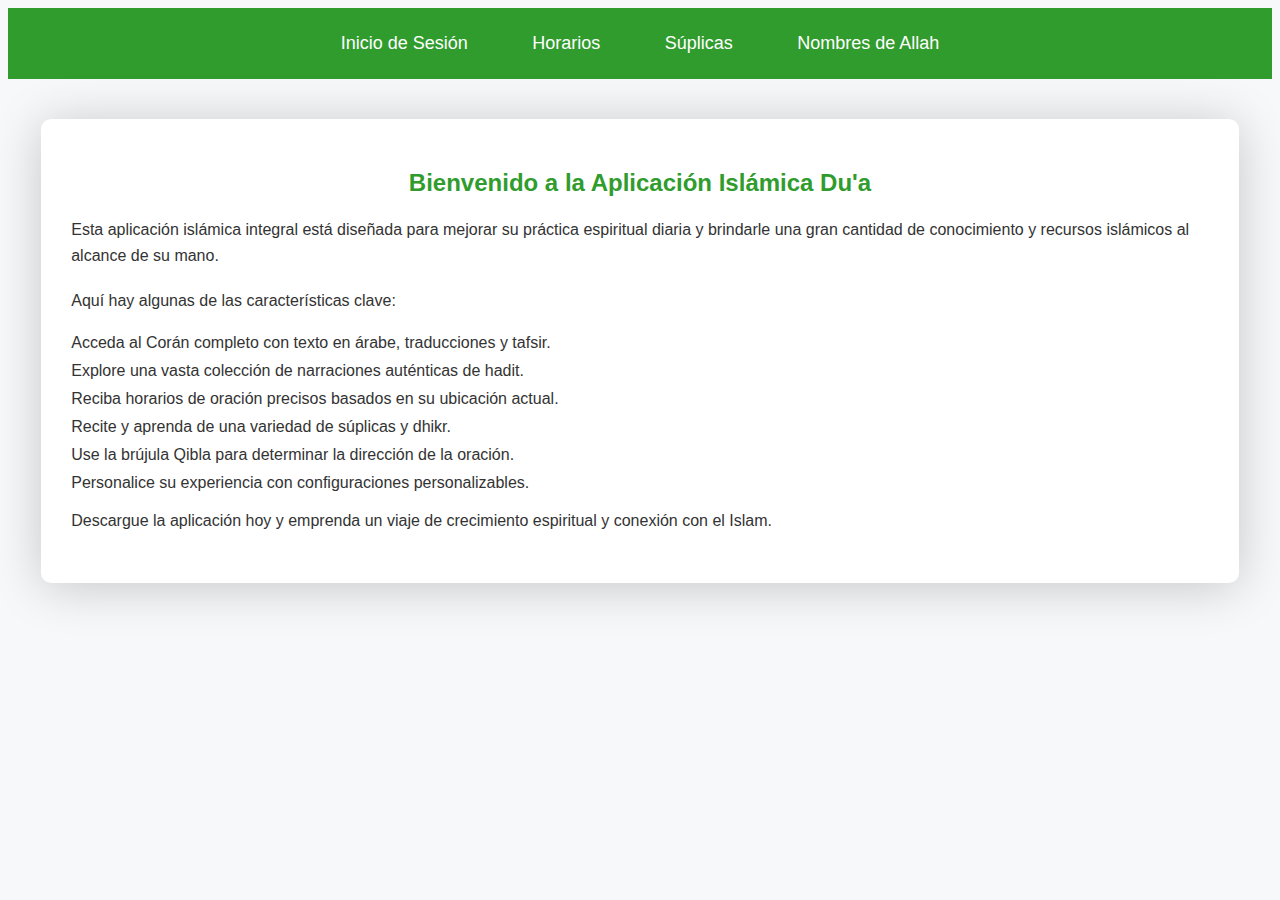
<file: Du'a Web/index.html>
<!DOCTYPE html>
<html lang="en">
<head>
  <meta charset="UTF-8">
  <meta name="viewport" content="width=device-width, initial-scale=1.0">
  <title>Islamic Application</title>
  <link rel="stylesheet" href="style.css">
</head>
<body>
    <nav class="navigation">
    <ul>
      <li><a href="login.html">Inicio de Sesión</a></li>
        <li><a href="horarios.html">Horarios</a></li>
        <li><a href="suplicas.html">Súplicas</a></li>
        <li><a href="nombresAllah.html">Nombres de Allah</a></li>
          </ul>
  </nav>

  <section class="introduction-section">
    <h2>Bienvenido a la Aplicación Islámica Du'a</h2>
    <p>Esta aplicación islámica integral está diseñada para mejorar su práctica espiritual diaria y brindarle una gran cantidad de conocimiento y recursos islámicos al alcance de su mano.</p>
    <p>Aquí hay algunas de las características clave:</p>
    <ul>
      <li>Acceda al Corán completo con texto en árabe, traducciones y tafsir.</li>
      <li>Explore una vasta colección de narraciones auténticas de hadit.</li>
      <li>Reciba horarios de oración precisos basados en su ubicación actual.</li>
      <li>Recite y aprenda de una variedad de súplicas y dhikr.</li>
      <li>Use la brújula Qibla para determinar la dirección de la oración.</li>
      <li>Personalice su experiencia con configuraciones personalizables.</li>
    </ul>
    <p>Descargue la aplicación hoy y emprenda un viaje de crecimiento espiritual y conexión con el Islam.</p>
  </section>

  <script src="script.js"></script>
</body>
</html>
</file>
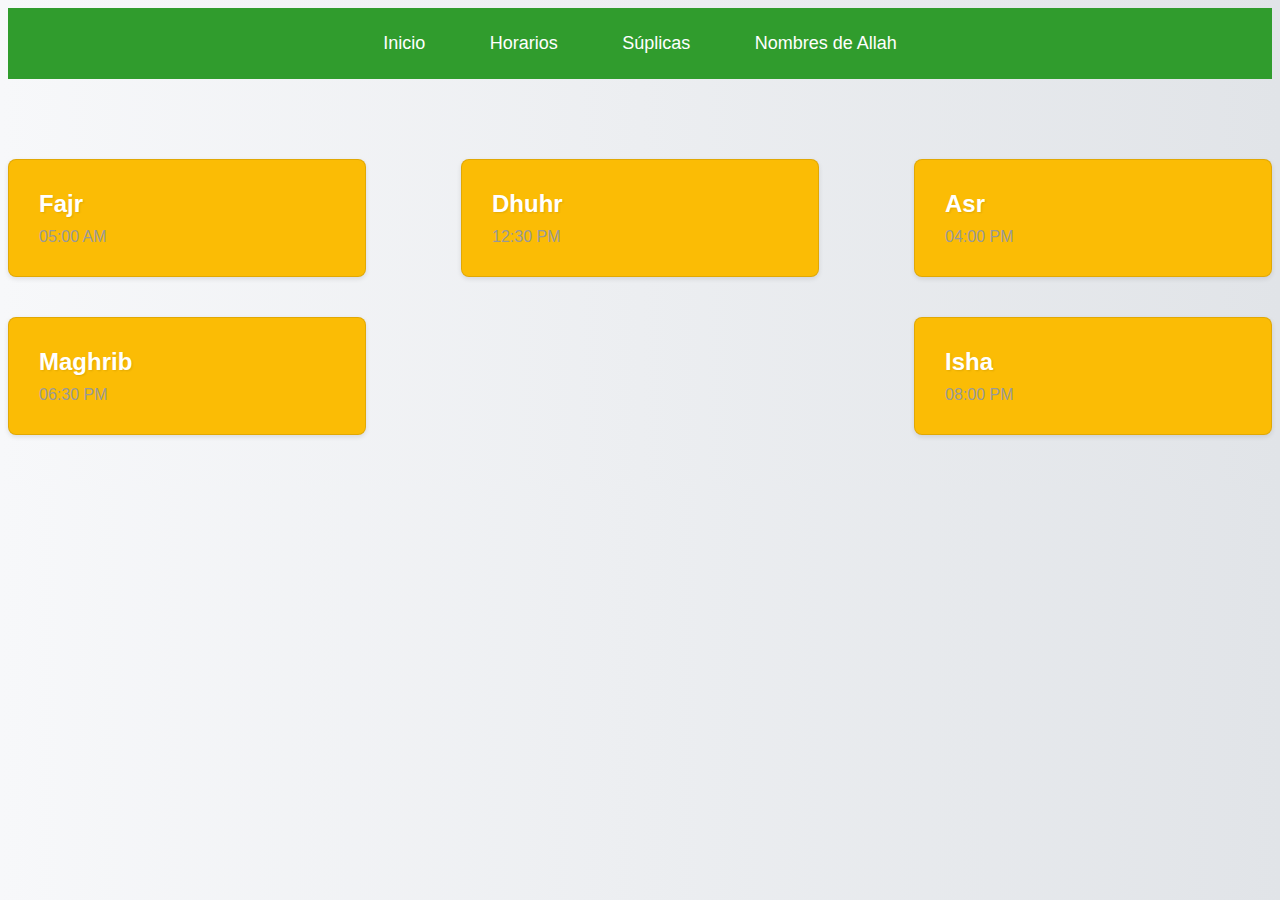
<file: Du'a Web/horarios.html>
<!DOCTYPE html>
<html lang="en">
<head>
  <meta charset="UTF-8">
  <meta name="viewport" content="width=device-width, initial-scale=1.0">
  <title>Horarios de Oración Musulmanes</title>
  <link rel="stylesheet" href="style-horario.css">
</head>
<body>

  <header>
    <nav class="navigation">
      <ul>
        <li><a href="index.html">Inicio</a></li>
        <li><a href="horarios.html">Horarios</a></li>
        <li><a href="suplicas.html">Súplicas</a></li>
        <li><a href="nombresAllah.html">Nombres de Allah</a></li>
      </ul>
    </nav>
  </header>

  <div class="prayer-times-container">
    <div class="prayer-time fajr-time">
      <h2>Fajr</h2>
      <p>05:00 AM</p>
      <audio controls></audio> </div>
    <div class="prayer-time dhuhr-time">
      <h2>Dhuhr</h2>
      <p>12:30 PM</p>
      <audio controls></audio> </div>
    <div class="prayer-time asr-time">
      <h2>Asr</h2>
      <p>04:00 PM</p>
      <audio controls></audio> </div>
    <div class="prayer-time maghrib-time">
      <h2>Maghrib</h2>
      <p>06:30 PM</p>
      <audio controls></audio> </div>
    <div class="prayer-time isha-time">
      <h2>Isha</h2>
      <p>08:00 PM</p>
      <audio controls></audio> </div>
  </div>

  <script src="script-horarios.js"></script>
</body>
</html>
</file>
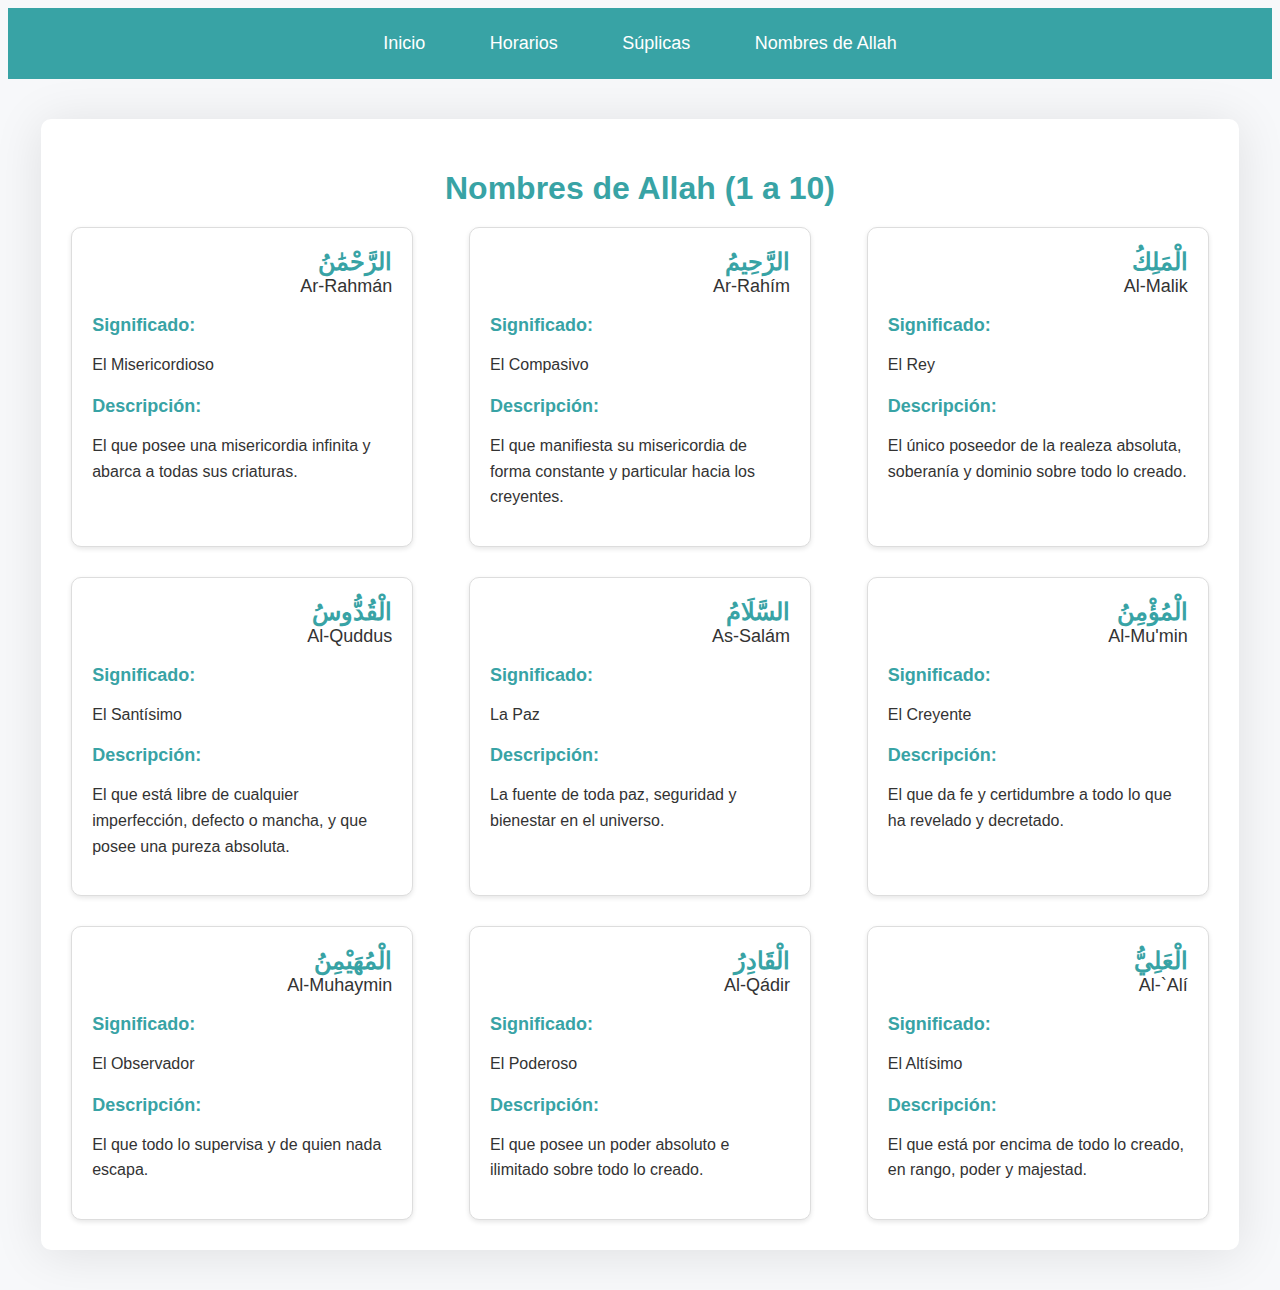
<file: Du'a Web/nombresAllah.html>
<!DOCTYPE html>
<html lang="en">
<head>
  <meta charset="UTF-8">
  <meta name="viewport" content="width=device-width, initial-scale=1.0">
  <title>Nombres de Allah - 1 a 10</title>
  <link rel="stylesheet" href="style-nombresAllah.css">
</head>
<body>
  <header>
    <nav class="navigation">
      <ul>
        <li><a href="index.html">Inicio</a></li>
        <li><a href="horarios.html">Horarios</a></li>
        <li><a href="suplicas.html">Súplicas</a></li>
        <li><a href="nombresAllah.html" class="active">Nombres de Allah</a></li>
      </ul>
    </nav>
  </header>

  <main>
    <section class="names-section">
      <h1>Nombres de Allah (1 a 10)</h1>

      <div class="names-container">
        <article class="name-card">
          <div class="name-arabic">
            <h2>الرَّحْمَٰنُ</h2>
            <p>Ar-Rahmán</p>
          </div>
          <div class="name-info">
            <h3>Significado:</h3>
            <p>El Misericordioso</p>
            <h3>Descripción:</h3>
            <p>El que posee una misericordia infinita y abarca a todas sus criaturas.</p>
          </div>
        </article>

        <article class="name-card">
          <div class="name-arabic">
            <h2>الرَّحِيمُ</h2>
            <p>Ar-Rahím</p>
          </div>
          <div class="name-info">
            <h3>Significado:</h3>
            <p>El Compasivo</p>
            <h3>Descripción:</h3>
            <p>El que manifiesta su misericordia de forma constante y particular hacia los creyentes.</p>
          </div>
        </article>

        <article class="name-card">
          <div class="name-arabic">
            <h2>الْمَلِكُ</h2>
            <p>Al-Malik</p>
          </div>
          <div class="name-info">
            <h3>Significado:</h3>
            <p>El Rey</p>
            <h3>Descripción:</h3>
            <p>El único poseedor de la realeza absoluta, soberanía y dominio sobre todo lo creado.</p>
          </div>
        </article>

        <article class="name-card">
          <div class="name-arabic">
            <h2>الْقُدُّوسُ</h2>
            <p>Al-Quddus</p>
          </div>
          <div class="name-info">
            <h3>Significado:</h3>
            <p>El Santísimo</p>
            <h3>Descripción:</h3>
            <p>El que está libre de cualquier imperfección, defecto o mancha, y que posee una pureza absoluta.</p>
          </div>
        </article>

        <article class="name-card">
          <div class="name-arabic">
            <h2>السَّلَامُ</h2>
            <p>As-Salám</p>
          </div>
          <div class="name-info">
            <h3>Significado:</h3>
            <p>La Paz</p>
            <h3>Descripción:</h3>
            <p>La fuente de toda paz, seguridad y bienestar en el universo.</p>
          </div>
        </article>

        <article class="name-card">
          <div class="name-arabic">
            <h2>الْمُؤْمِنُ</h2>
            <p>Al-Mu'min</p>
          </div>
          <div class="name-info">
            <h3>Significado:</h3>
            <p>El Creyente</p>
            <h3>Descripción:</h3>
            <p>El que da fe y certidumbre a todo lo que ha revelado y decretado.</p>
          </div>
        </article>

        <article class="name-card">
  <div class="name-arabic">
    <h2>الْمُهَيْمِنُ</h2>
    <p>Al-Muhaymin</p>
  </div>
  <div class="name-info">
    <h3>Significado:</h3>
    <p>El Observador</p> <h3>Descripción:</h3>
    <p>El que todo lo supervisa y de quien nada escapa.</p>
  </div>
</article>


<article class="name-card">
  <div class="name-arabic">
    <h2>الْقَادِرُ</h2>
    <p>Al-Qádir</p>
  </div>
  <div class="name-info">
    <h3>Significado:</h3>
    <p>El Poderoso</p>
    <h3>Descripción:</h3>
    <p>El que posee un poder absoluto e ilimitado sobre todo lo creado.</p>
  </div>
</article>

<article class="name-card">
  <div class="name-arabic">
    <h2>الْعَلِيُّ</h2>
    <p>Al-`Alí</p>
  </div>
  <div class="name-info">
    <h3>Significado:</h3>
    <p>El Altísimo</p>
    <h3>Descripción:</h3>
    <p>El que está por encima de todo lo creado, en rango, poder y majestad.</p>
  </div>
</article>
</file>
<file: Du'a Web/style.css>
body {
  background: #f7f8fa; 
  font-family: 'Tajawal', sans-serif;
  color: #333;
}


nav.navigation {
  background-color: #309C2D; 
  padding: 25px 20px; 
  text-align: center;
}

nav.navigation ul {
  list-style: none;
  margin: 0;
  padding: 0;
}

nav.navigation li {
  display: inline-block;
  margin: 0 30px; 
}

nav.navigation li a {
  color: #fff; 
  text-decoration: none;
  font-size: 18px;
  font-weight: 500;
  transition: color 0.3s ease;
}

nav.navigation li a:hover {
  color: #FBBC05; 
}

.introduction-section {
  width: 90%;
  margin: 40px auto;
  padding: 30px;
  border-radius: 10px;
  box-shadow: 0 4px 50px rgba(0, 0, 0, 0.2); 
  background-color: #fff; 
}

@media (max-width: 768px) {
  nav.navigation {
    flex-direction: column; 
    align-items: center;
  }

  nav.navigation li {
    margin: 10px 0; 
  }
}

h2 {
  color: #309C2D; 
  text-align: center;
  margin-bottom: 20px;
}

p {
  font-size: 16px;
  line-height: 1.6;
  margin-bottom: 20px;
}

ul {
  list-style: none;
  padding: 0;
  margin: 0;
}

li {
  margin-bottom: 10px;
}

.download-button {
  background-color: #FBBC05; 
  color: #fff;
  padding: 15px 30px;
  border: none;
  border-radius: 5px;
  font-size: 18px;
  font-weight: 600;
  cursor: pointer;
  transition: background-color 0.3s ease;
  margin: 20px auto; 
  display: block;
}

.download-button:hover {
  background-color: #F8B731; 
}
</file>
<file: Du'a Web/style-horario.css>
body {
  background: linear-gradient(to right, #f7f8fa, #e1e4e8);
  font-family: 'Tajawal', sans-serif;
  color: #333; 
}


nav.navigation {
  background-color: #309C2D; 
  padding: 25px 20px; 
  text-align: center;
}

nav.navigation ul {
  list-style: none;
  margin: 0;
  padding: 0;
}

nav.navigation li {
  display: inline-block;
  margin: 0 30px; 
}

nav.navigation li a {
  color: #fff; 
  text-decoration: none;
  font-size: 18px;
  font-weight: 500;
  transition: color 0.3s ease;
}

nav.navigation li a:hover {
  color: #FBBC05; 
}

.prayer-times-section {
  width: 90%;
  margin: 40px auto;
  padding: 30px;
  border-radius: 10px;
  box-shadow: 0 4px 8px rgba(0, 0, 0, 0.1);
  
}

.prayer-times-container {
  display: flex;
  flex-wrap: wrap;
  justify-content: space-between;
  margin-top: 80px;
}

.prayer-time {
  background-color: #FBBC05;
  padding: 30px; 
  margin-bottom: 40px; 
  border-radius: 8px;
  box-shadow: 0 2px 5px rgba(0, 0, 0, 0.1);
  transition: background-color 0.3s ease;
  width: calc(25% - 20px); 
  position: relative; 
  border: 1px solid rgba(0, 0, 0, 0.1); 
}

.prayer-time:hover {
  background-color: #6C2B2B; 
  box-shadow: 0 4px 8px rgba(0, 0, 0, 0.2); 
}

.prayer-time::after {
  content: '';
  position: absolute;
  top: 0;
  left: 0;
  width: 100%;
  height: 100%;
  background-color: rgba(0, 0, 0, 0.2); 
  opacity: 0;
  transition: opacity 0.3s ease;
}

.prayer-time:hover::after {
  opacity: 1;
}

.prayer-times-heading {
  text-align: center;
  font-size: 36px;
  font-weight: 700;
  color: #309C2D;
  margin-bottom: 30px;
}

.prayer-time h2 {
  margin: 0;
  padding: 0;
  color: #fff; 
  text-shadow: 1px 1px 2px rgba(0, 0, 0, 0.1); 
}

.prayer-time p {
  margin: 10px 0 0;
  padding: 0;
  color: #999; 
}

.prayer-time audio {
  display: none;
}
</file>
<file: Du'a Web/style-nombresAllah.css>
body {
  background: #f7f8fa; 
  font-family: 'Tajawal', sans-serif; 
  color: #333;
}

nav.navigation {
  background-color: #38a3a5; 
  padding: 25px 20px; 
  text-align: center;
}

nav.navigation ul {
  list-style: none;
  margin: 0;
  padding: 0;
}

nav.navigation li {
  display: inline-block;
  margin: 0 30px; 
}

nav.navigation li a {
  color: #fff; 
  text-decoration: none;
  font-size: 18px;
  font-weight: 500;
  transition: color 0.3s ease;
}

nav.navigation li a:hover {
  color: #f9f2c7; 
}


.names-section {
  width: 90%;
  margin: 40px auto;
  padding: 30px;
  border-radius: 10px;
  box-shadow: 0 4px 50px rgba(0, 0, 0, 0.1); 
  background-color: #fff; 
}

h1 {
  color: #38a3a5; 
  text-align: center;
  margin-bottom: 20px;
}


.names-container {
  display: flex;
  flex-wrap: wrap;
  justify-content: space-between;
  gap: 30px; 
}

.name-card {
  width: 300px; 
  background-color: #fff; 
  border-radius: 10px;
  box-shadow: 0 2px 5px rgba(0, 0, 0, 0.1); 
  transition: box-shadow 0.3s ease; 
  border: 1px solid #ddd; 
  padding: 20px; 
}

.name-card:hover {
  box-shadow: 0 4px 8px rgba(0, 0, 0, 0.2); 
}

.name-arabic {
  text-align: right; 
  direction: rtl; 
  margin-bottom: 15px;
}

.name-arabic h2 {
  color: #38a3a5; 
  font-size: 24px;
  font-weight: 600;
  margin: 0;
}

.name-arabic p {
  font-size: 18px;
  font-weight: 400;
  margin: 0;
}

/* Name Info */
.name-info {
  margin-bottom: 0;
}

.name-info h3 {
  color: #38a3a5; 
  font-size: 18px;
  font-weight: 600;
  margin-bottom: 10px;
}

.name-info p {
  font-size: 16px;
  line-height: 1.6;
  color: #333; 
}

@media (max-width: 768px) {
  .names-container {
</file>
